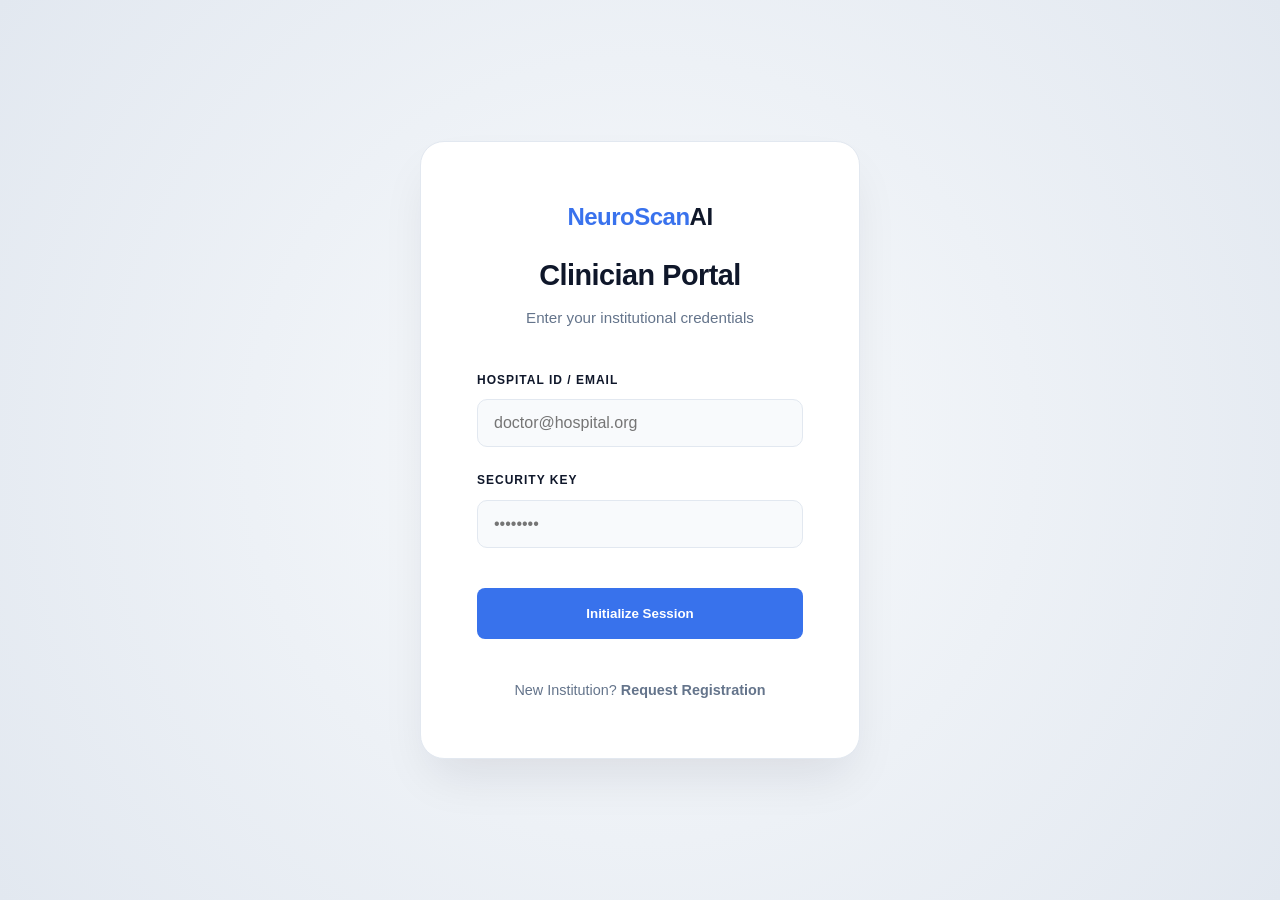
<file: frontend/login.html>
<!DOCTYPE html>
<html lang="en">
<head>
    <meta charset="UTF-8">
    <title>Authorized Login | NeuroScanAI</title>
    <link rel="stylesheet" href="style.css">
    <link rel="stylesheet" href="auth.css">
</head>
<body class="auth-body">
    <div class="auth-card">
        <div class="auth-header">
            <div class="brand" style="margin-bottom: 1rem;">NeuroScan<span style="color:var(--navy)">AI</span></div>
            <h2>Clinician Portal</h2>
            <p>Enter your institutional credentials</p>
        </div>

        <div id="login-error" class="error-banner">Invalid Security Key or ID. Access Denied.</div>

        <form id="loginForm">
            <div class="form-group">
                <label>Hospital ID / Email</label>
                <input type="email" id="email" class="auth-input" placeholder="doctor@hospital.org" required>
            </div>
            <div class="form-group">
                <label>Security Key</label>
                <input type="password" id="password" class="auth-input" placeholder="••••••••" required>
            </div>
            <button type="submit" class="btn-cta" style="width: 100%; padding: 18px; margin-top: 1rem;">
                Initialize Session
            </button>
        </form>

        <div class="auth-footer">
            New Institution? <a href="signup.html">Request Registration</a>
        </div>
    </div>
    <script src="auth.js"></script>
</body>
</html>
</file>
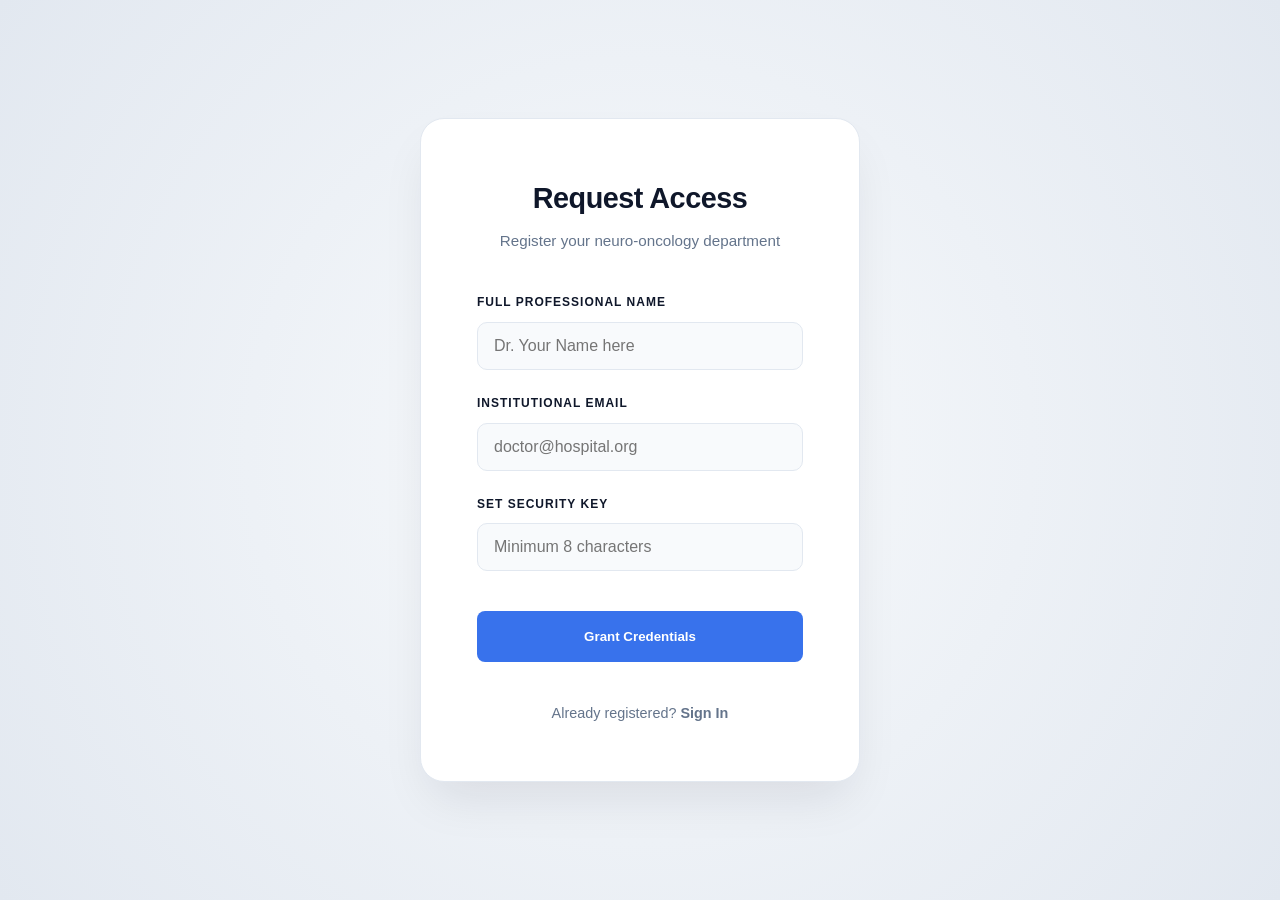
<file: frontend/signup.html>
<!DOCTYPE html>
<html lang="en">
<head>
    <meta charset="UTF-8">
    <title>Institutional Registration | NeuroScanAI</title>
    <link rel="stylesheet" href="style.css">
    <link rel="stylesheet" href="auth.css">
</head>
<body class="auth-body">
    <div class="auth-card">
        <div class="auth-header">
            <h2>Request Access</h2>
            <p>Register your neuro-oncology department</p>
        </div>

        <form id="signupForm">
            <div class="form-group">
                <label>Full Professional Name</label>
                <input type="text" id="reg-name" class="auth-input" placeholder="Dr. Your Name here " required>
            </div>
            <div class="form-group">
                <label>Institutional Email</label>
                <input type="email" id="reg-email" class="auth-input" placeholder="doctor@hospital.org" required>
            </div>
            <div class="form-group">
                <label>Set Security Key</label>
                <input type="password" id="reg-pass" class="auth-input" placeholder="Minimum 8 characters" required>
            
            </div>
            <button type="submit" class="btn-cta" style="width: 100%; padding: 18px; margin-top: 1rem;">
                Grant Credentials
            </button>
        </form>

        <div class="auth-footer">
            Already registered? <a href="login.html">Sign In</a>
        </div>
    </div>
    <script src="auth.js"></script>
</body>
</html>
</file>
<file: frontend/style.css>
/* --- 1. GLOBAL RESET (The "Nuclear" Option) --- */
* {
    margin: 0;
    padding: 0;
    box-sizing: border-box;
    -webkit-font-smoothing: antialiased;
}

/* Force-kill all default link styles globally */
a, a:visited, a:hover, a:active, a:link {
    text-decoration: none !important;
    color: inherit !important;
    outline: none !important;
    -webkit-text-decoration: none !important;
}

:root {
    --primary: #FFFFFF;
    --clinical-blue: #2564ebe8;
    --navy: #0F172A;
    --soft-slate: #F8FAFC;
    --border: #E2E8F0;
    --text-muted: #64748B;
}

body {
    background-color: var(--primary);
    color: var(--navy);
    font-family: 'Inter', sans-serif;
    line-height: 1.6;
}

/* --- 2. NAVIGATION BAR --- */
.navbar {
    display: flex;
    justify-content: space-between;
    align-items: center;
    padding: 1.2rem 8%;
    background: rgba(255, 255, 255, 0.85);
    backdrop-filter: blur(12px);
    border-bottom: 1px solid var(--border);
    position: fixed;
    width: 100%;
    top: 0;
    z-index: 1000;
}

.brand { 
    font-size: 1.5rem; 
    font-weight: 800; 
    color: var(--clinical-blue); 
    letter-spacing: -0.5px; 
}

.nav-links { display: flex; gap: 2.5rem; list-style: none; }
.nav-links a { font-weight: 500; font-size: 0.9rem; transition: 0.2s; }
.nav-links a:hover { color: var(--clinical-blue) !important; }

/* --- 3. BUTTON SYSTEM --- */
.btn-cta {
    background-color: var(--clinical-blue) !important;
    color: #FFFFFF !important;
    padding: 12px 24px;
    border-radius: 8px;
    font-weight: 600;
    display: inline-flex;
    align-items: center;
    justify-content: center;
    border: none;
    transition: all 0.3s ease;
}

.btn-cta:hover {
    transform: translateY(-2px);
    box-shadow: 0 8px 20px rgba(37, 99, 235, 0.2);
}

.btn-secondary {
    background-color: #FFFFFF !important;
    color: var(--navy) !important;
    border: 1px solid var(--border) !important;
    padding: 12px 24px;
    border-radius: 8px;
    font-weight: 600;
    display: inline-flex;
    transition: all 0.3s ease;
}

.btn-secondary:hover {
    background-color: var(--soft-slate) !important;
    border-color: #CBD5E1 !important;
}

/* --- 4. FOOTER --- */
.footer {
    background: var(--soft-slate);
    border-top: 1px solid var(--border);
    padding: 5rem 8% 3rem;
}

/* --- FOOTER SECTION STYLES --- */
.footer {
    background: #F8FAFC; /* Soft Slate */
    border-top: 1px solid #E2E8F0;
    padding: 6rem 10% 3rem;
    margin-top: 8rem;
}

.footer-grid {
    display: grid;
    grid-template-columns: 2fr 1fr 1fr 1fr; /* Main brand col is wider */
    gap: 4rem;
    margin-bottom: 4rem;
}

.footer-col h4 {
    margin-bottom: 1.5rem;
    font-size: 0.8rem;
    text-transform: uppercase;
    letter-spacing: 1.5px;
    color: #64748B;
    font-weight: 700;
}

.footer-col ul {
    list-style: none;
    padding: 0;
}

.footer-col li {
    margin-bottom: 0.8rem;
    font-size: 0.9rem;
    color: #64748B;
    transition: 0.3s;
    cursor: pointer;
}

.footer-col li:hover {
    color: #2563EB; /* Clinical Blue hover */
}

/* Bottom Bar & Badges */
.footer-bottom {
    border-top: 1px solid #E2E8F0;
    padding-top: 2rem;
    display: flex;
    justify-content: space-between;
    align-items: center;
}

.badge-group {
    display: flex;
    gap: 1rem;
    align-items: center;
}

.hipaa-badge {
    display: inline-flex;
    align-items: center;
    gap: 8px;
    padding: 8px 16px;
    border: 1px solid #CBD5E1;
    border-radius: 6px;
    font-size: 0.75rem;
    font-weight: 800;
    color: #475569;
    background: white;
    text-transform: uppercase;
}

.hipaa-badge i {
    color: #2564ebe8; /* Icon color */
    
}
</file>
<file: frontend/auth.css>
/* auth.css */
.auth-body {
    background: radial-gradient(circle at center, #F8FAFC 0%, #E2E8F0 100%);
    display: flex;
    align-items: center;
    justify-content: center;
    min-height: 100vh;
    padding: 2rem;
}

.auth-card {
    background: white;
    width: 100%;
    max-width: 440px;
    padding: 3.5rem;
    border-radius: 24px;
    box-shadow: 0 25px 50px -12px rgba(15, 23, 42, 0.1);
    border: 1px solid var(--border);
    animation: fadeInUp 0.6s ease-out;
}

.auth-header {
    text-align: center;
    margin-bottom: 2.5rem;
}

.auth-header h2 {
    font-size: 1.8rem;
    color: var(--navy);
    letter-spacing: -0.5px;
    margin-bottom: 0.5rem;
}

.auth-header p {
    color: var(--text-muted);
    font-size: 0.95rem;
}

.form-group {
    margin-bottom: 1.5rem;
}

.form-group label {
    display: block;
    font-size: 0.75rem;
    font-weight: 700;
    color: var(--navy);
    margin-bottom: 0.6rem;
    text-transform: uppercase;
    letter-spacing: 1px;
}

.auth-input {
    width: 100%;
    padding: 14px 16px;
    border: 1.5px solid var(--border);
    border-radius: 10px;
    font-size: 1rem;
    background: #F8FAFC;
    transition: all 0.3s ease;
}

.auth-input:focus {
    outline: none;
    border-color: var(--clinical-blue);
    background: white;
    box-shadow: 0 0 0 4px rgba(37, 99, 235, 0.1);
}

.error-banner {
    background: #FEF2F2;
    color: #EF4444;
    padding: 12px;
    border-radius: 8px;
    font-size: 0.85rem;
    font-weight: 600;
    margin-bottom: 1.5rem;
    text-align: center;
    display: none; /* Hidden by default */
}

.auth-footer {
    margin-top: 2.5rem;
    text-align: center;
    font-size: 0.9rem;
    color: var(--text-muted);
}

.auth-footer a {
    color: var(--clinical-blue);
    font-weight: 700;
    text-decoration: none;
}

/* auth.css - Professional Additions */

.auth-submit {
    width: 100%;
    padding: 16px !important;
    margin-top: 1rem;
    font-size: 1rem !important;
}

.security-footer {
    margin-top: 2.5rem;
    padding-top: 1.5rem;
    border-top: 1px solid var(--border);
    display: flex;
    align-items: center;
    justify-content: center;
    gap: 8px;
    font-size: 0.75rem;
    font-weight: 700;
    color: #94A3B8;
    text-transform: uppercase;
    letter-spacing: 1px;
}

/* Shake Animation for Errors */
@keyframes shake {
    0%, 100% { transform: translateX(0); }
    25% { transform: translateX(-10px); }
    75% { transform: translateX(10px); }
}

.error-shake {
    animation: shake 0.4s ease-in-out;
}
</file>
